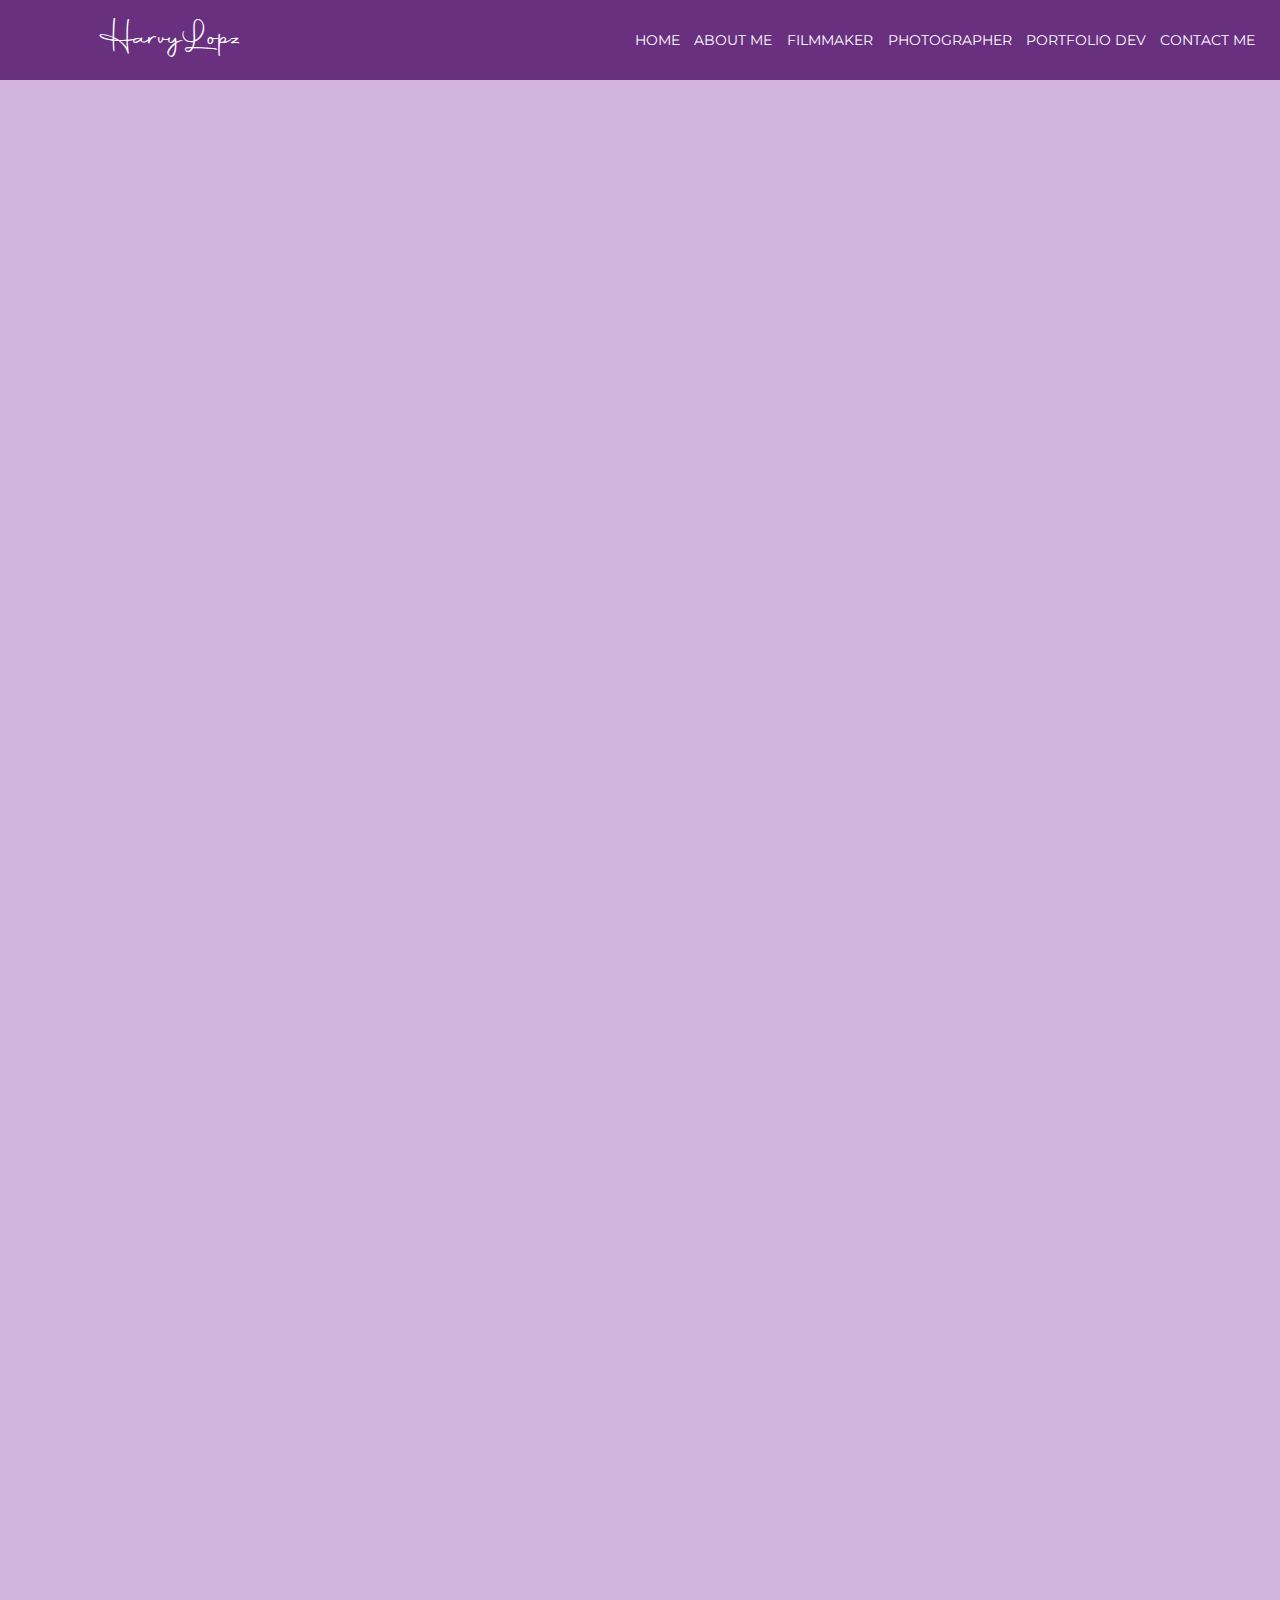
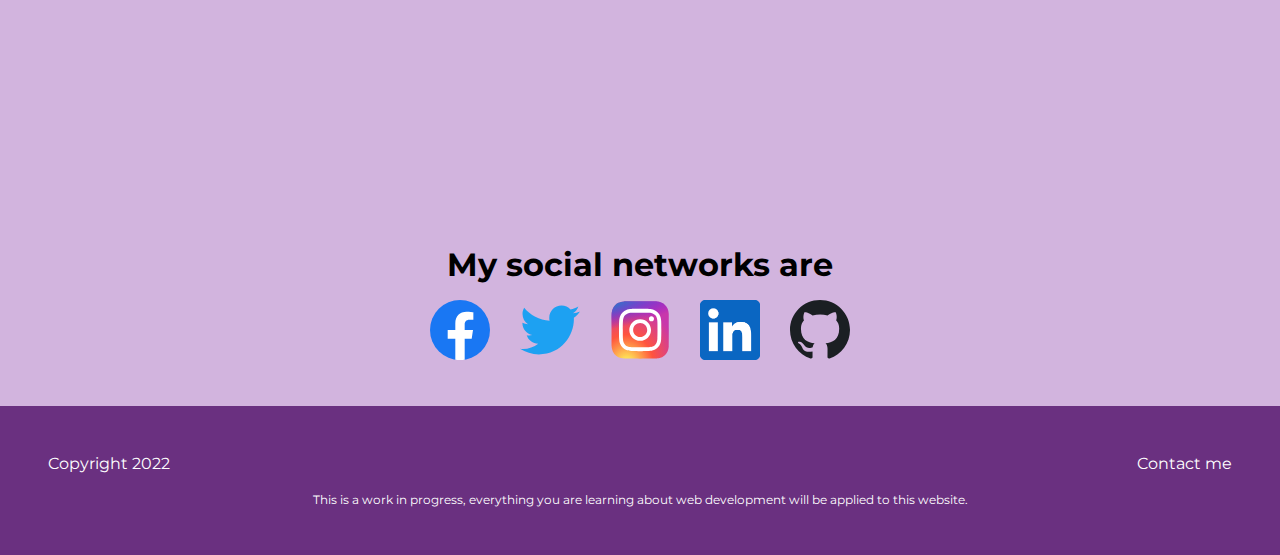
<file: filmmaker.html>
<DOCTYPE html>
<html lang="es">
<head>
    <meta charset="UTF-8">
    <meta http-equiv="X-UA-Compatible" content="IE=edge">
    <meta name="viewport" content="width=device-width, initial-scale=1.0">
    
    <title>HarvyLopz Personal WebSite</title>
    <link rel="stylesheet" href="index.css">

    <!-- TIPOGRAFIAS -->
    <link rel="preconnect" href="https://fonts.googleapis.com">
    <link rel="preconnect" href="https://fonts.gstatic.com" crossorigin>
    <link href="https://fonts.googleapis.com/css2?family=Bebas+Neue&display=swap" rel="stylesheet">



    <link rel="preconnect" href="https://fonts.googleapis.com">
    <link rel="preconnect" href="https://fonts.gstatic.com" crossorigin>
    <link href="https://fonts.googleapis.com/css2?family=Montserrat:ital,wght@0,500;0,700;1,200&display=swap" rel="stylesheet">
    <!-- TIPOGRAFIAS -->

    <link rel="stylesheet" href="https://cdnjs.cloudflare.com/ajax/libs/font-awesome/5.15.3/css/all.min.css"/>






</head>

<body>

    <nav>
        <input type="checkbox" id="check">
        <label for="check" class="checkbtn">
            <i class="fas fa-bars"></i>
        </label>

        <a href="./index.html"><label class="logox">HarvyLopz</label></a>
        <ul>
            <li><a  href="./index.html">Home</a></li>
            <li><a href="#">About Me</a></li>
            <li><a class="active" href="#">Filmmaker</a></li>
            <li><a  href="photographer.html">Photographer</a></li>
            <li><a href="./Portafolio_DEV.html">Portfolio Dev</a></li>
            <li><a href="#">Contact me</a></li>
        </ul>
    </nav>

    <div class="contenedor-videos">

        <iframe width="560" height="315" src="https://www.youtube.com/embed/lgVJ7k-0UeI" title="YouTube video player" frameborder="0" allow="accelerometer; autoplay; clipboard-write; encrypted-media; gyroscope; picture-in-picture" allowfullscreen></iframe>

        <iframe width="560" height="315" src="https://www.youtube.com/embed/xDYRrw3JAJU" title="YouTube video player" frameborder="0" allow="accelerometer; autoplay; clipboard-write; encrypted-media; gyroscope; picture-in-picture" allowfullscreen></iframe>

        <iframe width="560" height="315" src="https://www.youtube.com/embed/AAdyB0t8IBI" title="YouTube video player" frameborder="0" allow="accelerometer; autoplay; clipboard-write; encrypted-media; gyroscope; picture-in-picture" allowfullscreen></iframe>

        <iframe width="560" height="315" src="https://www.youtube.com/embed/xDSBq7nFuKQ" title="YouTube video player" frameborder="0" allow="accelerometer; autoplay; clipboard-write; encrypted-media; gyroscope; picture-in-picture" allowfullscreen></iframe>

        <iframe width="560" height="315" src="https://www.youtube.com/embed/ga_aAeivncY" title="YouTube video player" frameborder="0" allow="accelerometer; autoplay; clipboard-write; encrypted-media; gyroscope; picture-in-picture" allowfullscreen></iframe>

        <iframe width="560" height="315" src="https://www.youtube.com/embed/ZjyTLDIZIFs" title="YouTube video player" frameborder="0" allow="accelerometer; autoplay; clipboard-write; encrypted-media; gyroscope; picture-in-picture" allowfullscreen></iframe>

        <iframe width="560" height="315" src="https://www.youtube.com/embed/ny-oUb2f6MA" title="YouTube video player" frameborder="0" allow="accelerometer; autoplay; clipboard-write; encrypted-media; gyroscope; picture-in-picture" allowfullscreen></iframe>

        <iframe width="560" height="315" src="https://www.youtube.com/embed/8s2Bgg19ro0" title="YouTube video player" frameborder="0" allow="accelerometer; autoplay; clipboard-write; encrypted-media; gyroscope; picture-in-picture" allowfullscreen></iframe>

        <iframe width="560" height="315" src="https://www.youtube.com/embed/HVpDvDrKsPY" title="YouTube video player" frameborder="0" allow="accelerometer; autoplay; clipboard-write; encrypted-media; gyroscope; picture-in-picture" allowfullscreen></iframe>
    
        <iframe width="560" height="315" src="https://www.youtube.com/embed/BTdMgIF6LxM" title="YouTube video player" frameborder="0" allow="accelerometer; autoplay; clipboard-write; encrypted-media; gyroscope; picture-in-picture" allowfullscreen></iframe>
    
    </div>
    

  





   


    <h3 id="misredes">My social networks are
    </h3>
    <div class="box">
        
        <div><a href="https://www.facebook.com/harvylopz"><img class="logosredes" src="RecursosWeb/LogoFacebook.svg" alt="Logo Facebook Harvy López"></a></div>
        <div><a href="https://www.twitter.com/HarvyLopz/"><img  class="logosredes" src="RecursosWeb/LogoTwitter.svg" alt="Logo Twitter HarvyLopz"></a></div>
        <div><a href="https://ww.instagram.com/harvylopz/"><img  class="logosredes" src="RecursosWeb/LogoInstagram.svg" alt="Logo Instagram HarvyLopz"></a></div>
        <div><a href="https://www.linkedin.com/in/harvylopz/"><img  class="logosredes" src="RecursosWeb/LogoLinkenid.png" alt="Logo linkedin HarvyLopz"></a></div>
        <div>
          <a href="https://github.com/harvylopz"><img class="logosredes" src="RecursosWeb/LogoGithub.svg" alt="Logo Github" /></a>
        </div>
    </div>

    <footer>
        <section>
            <a href="mailto:william.lopez.194@gmail.com">Contact me
            </a>
        </section>
        
        <p id="copyright">Copyright 2022</p>
        <br>

        <p id="info-dev">This is a work in progress, everything you are learning about web development will be applied to this website.
        </p>
    </footer>
</body>
</html>
</file>
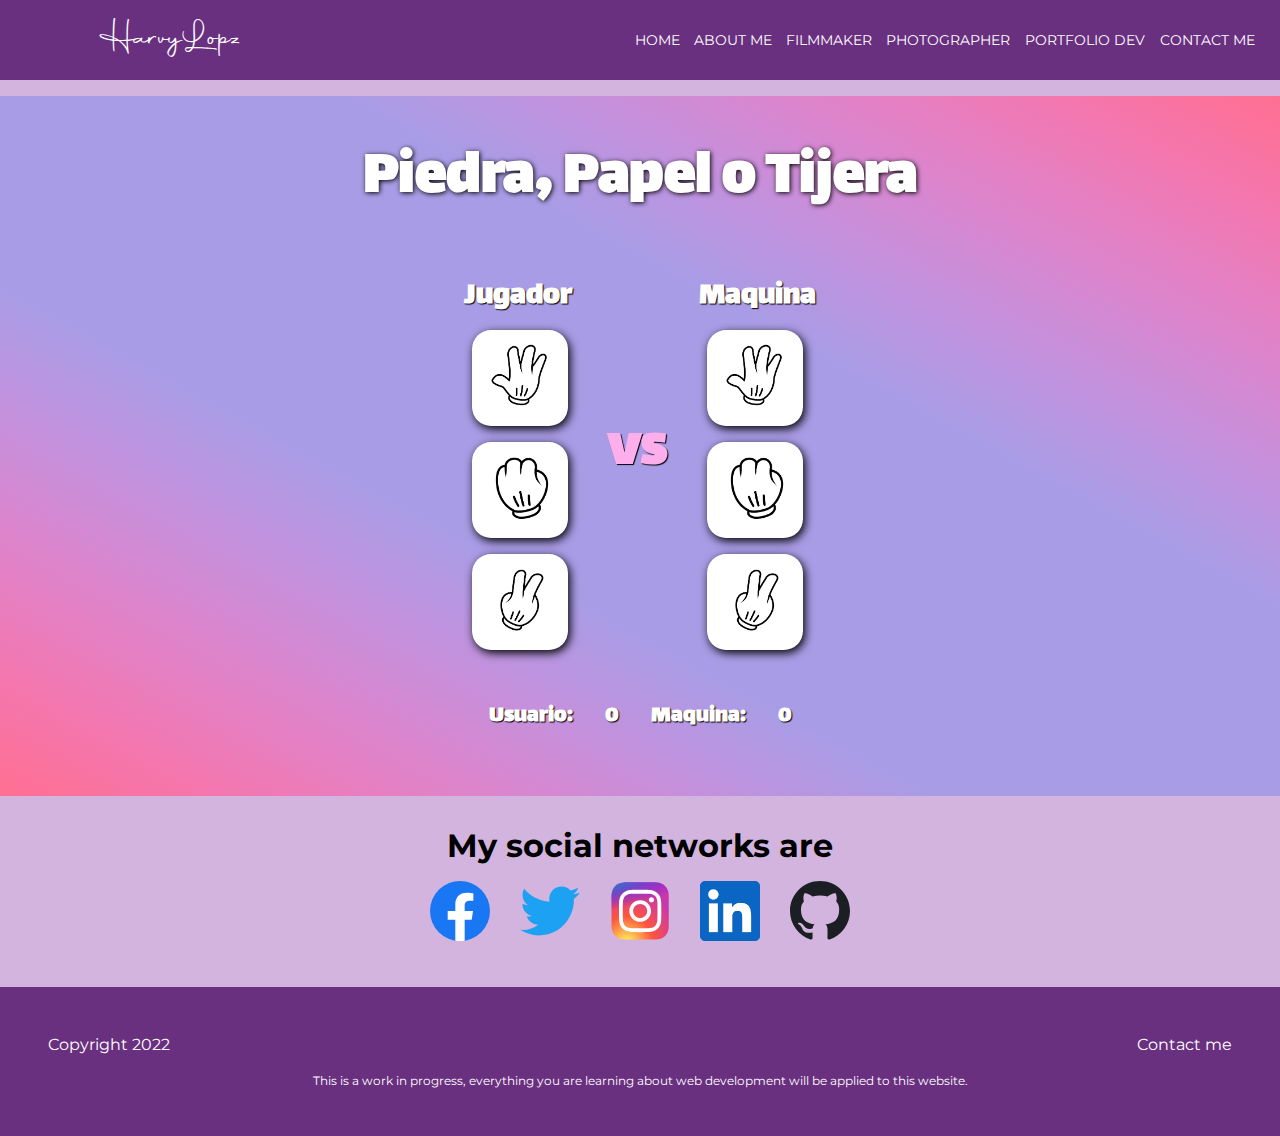
<file: Piedra-Papel-Tijera.html>
<DOCTYPE html>
<html lang="es">
<head>
    <meta charset="UTF-8">
    <meta http-equiv="X-UA-Compatible" content="IE=edge">
    <meta name="viewport" content="width=device-width, initial-scale=1.0">
    
    <title>HarvyLopz Personal WebSite</title>
    <link rel="stylesheet" href="index.css">

    <!-- TIPOGRAFIAS -->
    <link rel="preconnect" href="https://fonts.googleapis.com">
    <link rel="preconnect" href="https://fonts.gstatic.com" crossorigin>
    <link href="https://fonts.googleapis.com/css2?family=Bebas+Neue&display=swap" rel="stylesheet">



    <link rel="preconnect" href="https://fonts.googleapis.com">
    <link rel="preconnect" href="https://fonts.gstatic.com" crossorigin>
    <link href="https://fonts.googleapis.com/css2?family=Montserrat:ital,wght@0,500;0,700;1,200&display=swap" rel="stylesheet">
    <!-- TIPOGRAFIAS -->

    <link rel="stylesheet" href="https://cdnjs.cloudflare.com/ajax/libs/font-awesome/5.15.3/css/all.min.css"/>




</head>

<body>

    <nav>
        <input type="checkbox" id="check">
        <label for="check" class="checkbtn">
            <i class="fas fa-bars"></i>
        </label>

        <a href="./index.html"><label class="logox">HarvyLopz</label></a>
        <ul>
            <li><a  href="./index.html">Home</a></li>
            <li><a href="#">About Me</a></li>
            <li><a href="filmmaker.html">Filmmaker</a></li>
            <li><a href="./photographer.html">Photographer</a></li>
            <li><a class="active" href="./Portafolio_DEV.html">Portfolio Dev</a></li>
            <li><a href="#">Contact me</a></li>
        </ul>
    </nav>
    <p id="#harvylopz"></p>

    

   
        <iframe id="piedra-papel-tijera" src="Piedra-Papel-Tijera/Piedra Papel Tijera V2.html" frameborder="0" scrolling="no" ></iframe>
    



    <!-- <section class="container">
        <article class="post">
            <h2 class="posttext">Titulo de mi post</h2>
            <p class="posttext">Lorem, ipsum dolor.</p>
            <img class='imagenes' src="https://image.freepik.com/vector-gratis/bonito-avion-fondo-dia-san-valentin_1108-517.jpg" alt="fondo" >
            <p class="posttext">Lorem ipsum dolor sit amet.</p>
        </article>
        <article class="post">
            <h2 class="posttext">Titulo de mi post</h2>
            <p class="posttext">Lorem, ipsum dolor.</p>
            <img class='imagenes' src="https://image.freepik.com/vector-gratis/bonito-avion-fondo-dia-san-valentin_1108-517.jpg" alt="fondo">
            <p class="posttext">Lorem ipsum dolor sit amet.</p>
        </article>
    </section> -->


    <h3 id="misredes">My social networks are
    </h3>
    <div class="box">
        
        <div><a href="https://www.facebook.com/harvylopz"><img class="logosredes" src="RecursosWeb/LogoFacebook.svg" alt="Logo Facebook Harvy López"></a></div>
        <div><a href="https://twitter.com/HarvyLopz/"><img  class="logosredes" src="RecursosWeb/LogoTwitter.svg" alt="Logo Twitter HarvyLopz"></a></div>
        <div><a href="https://ww.instagram.com/harvylopz/"><img  class="logosredes" src="RecursosWeb/LogoInstagram.svg" alt="Logo Instagram HarvyLopz"></a></div>
        <div><a href="https://www.linkedin.com/in/harvylopz/"><img  class="logosredes" src="RecursosWeb/LogoLinkenid.png" alt="Logo linkedin HarvyLopz"></a></div>
        <div>
          <a href="https://github.com/harvylopz"><img class="logosredes" src="RecursosWeb/LogoGithub.svg" alt="Logo Github" /></a>
        </div>
    </div>

    <footer>
        <section>
            <a href="mailto:william.lopez.194@gmail.com">Contact me
            </a>
        </section>
        
        <p id="copyright">Copyright 2022</p>
        <br>

        <p id="info-dev">This is a work in progress, everything you are learning about web development will be applied to this website.
        </p>
    </footer>
</body>
</html>
</file>
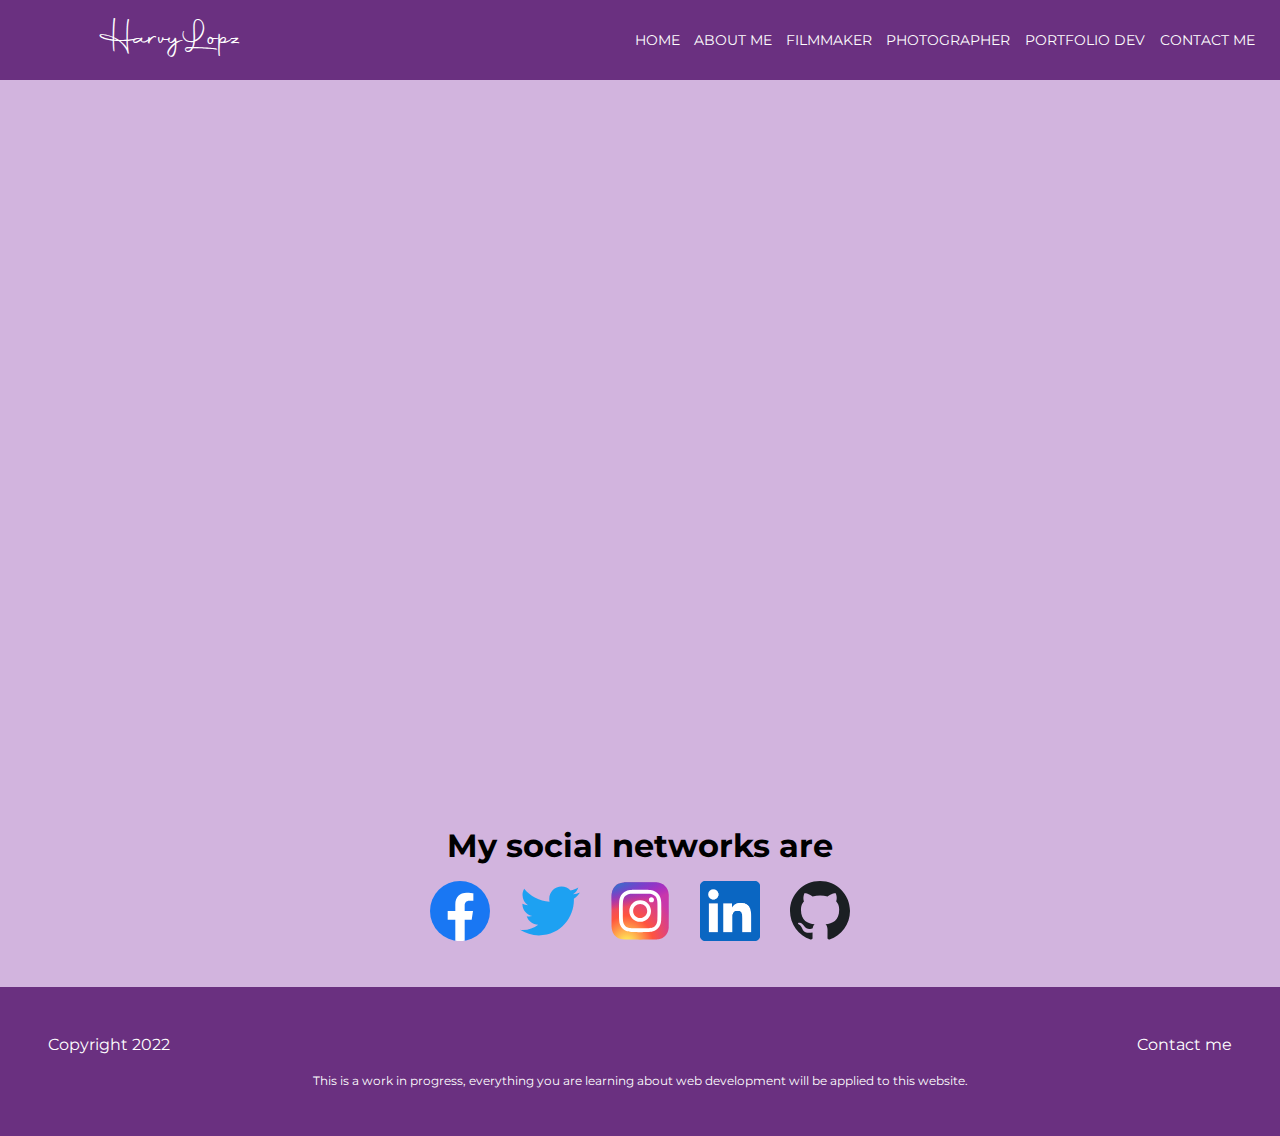
<file: pokedex-harvy.html>
<DOCTYPE html>
<html lang="es">
<head>
    <meta charset="UTF-8">
    <meta http-equiv="X-UA-Compatible" content="IE=edge">
    <meta name="viewport" content="width=device-width, initial-scale=1.0">
    
    <title>HarvyLopz Personal WebSite</title>
    <link rel="stylesheet" href="index.css">

    <!-- TIPOGRAFIAS -->
    <link rel="preconnect" href="https://fonts.googleapis.com">
    <link rel="preconnect" href="https://fonts.gstatic.com" crossorigin>
    <link href="https://fonts.googleapis.com/css2?family=Bebas+Neue&display=swap" rel="stylesheet">



    <link rel="preconnect" href="https://fonts.googleapis.com">
    <link rel="preconnect" href="https://fonts.gstatic.com" crossorigin>
    <link href="https://fonts.googleapis.com/css2?family=Montserrat:ital,wght@0,500;0,700;1,200&display=swap" rel="stylesheet">
    <!-- TIPOGRAFIAS -->

    <link rel="stylesheet" href="https://cdnjs.cloudflare.com/ajax/libs/font-awesome/5.15.3/css/all.min.css"/>




</head>

<body>

    <nav>
        <input type="checkbox" id="check">
        <label for="check" class="checkbtn">
            <i class="fas fa-bars"></i>
        </label>

        <a href="./index.html"><label class="logox">HarvyLopz</label></a>
        <ul>
            <li><a  href="./index.html">Home</a></li>
            <li><a href="#">About Me</a></li>
            <li><a href="filmmaker.html">Filmmaker</a></li>
            <li><a href="./photographer.html">Photographer</a></li>
            <li><a class="active" href="./Portafolio_DEV.html">Portfolio Dev</a></li>
            <li><a href="#">Contact me</a></li>
        </ul>
    </nav>
    <p id="#harvylopz"></p>

    

   
        <iframe id="piedra-papel-tijera" src="https://harvylopz.github.io/pokedex-harvyedition/" frameborder="0" scrolling="no" ></iframe>
    



    <h3 id="misredes">My social networks are
    </h3>
    <div class="box">
        
        <div><a href="https://www.facebook.com/harvylopz"><img class="logosredes" src="RecursosWeb/LogoFacebook.svg" alt="Logo Facebook Harvy López"></a></div>
        <div><a href="https://twitter.com/HarvyLopz/"><img  class="logosredes" src="RecursosWeb/LogoTwitter.svg" alt="Logo Twitter HarvyLopz"></a></div>
        <div><a href="https://ww.instagram.com/harvylopz/"><img  class="logosredes" src="RecursosWeb/LogoInstagram.svg" alt="Logo Instagram HarvyLopz"></a></div>
        <div><a href="https://www.linkedin.com/in/harvylopz/"><img  class="logosredes" src="RecursosWeb/LogoLinkenid.png" alt="Logo linkedin HarvyLopz"></a></div>
        <div>
          <a href="https://github.com/harvylopz"><img class="logosredes" src="RecursosWeb/LogoGithub.svg" alt="Logo Github" /></a>
        </div>
    </div>

    <footer>
        <section>
            <a href="mailto:william.lopez.194@gmail.com">Contact me
            </a>
        </section>
        
        <p id="copyright">Copyright 2022</p>
        <br>

        <p id="info-dev">This is a work in progress, everything you are learning about web development will be applied to this website.
        </p>
    </footer>
</body>
</html>
</file>
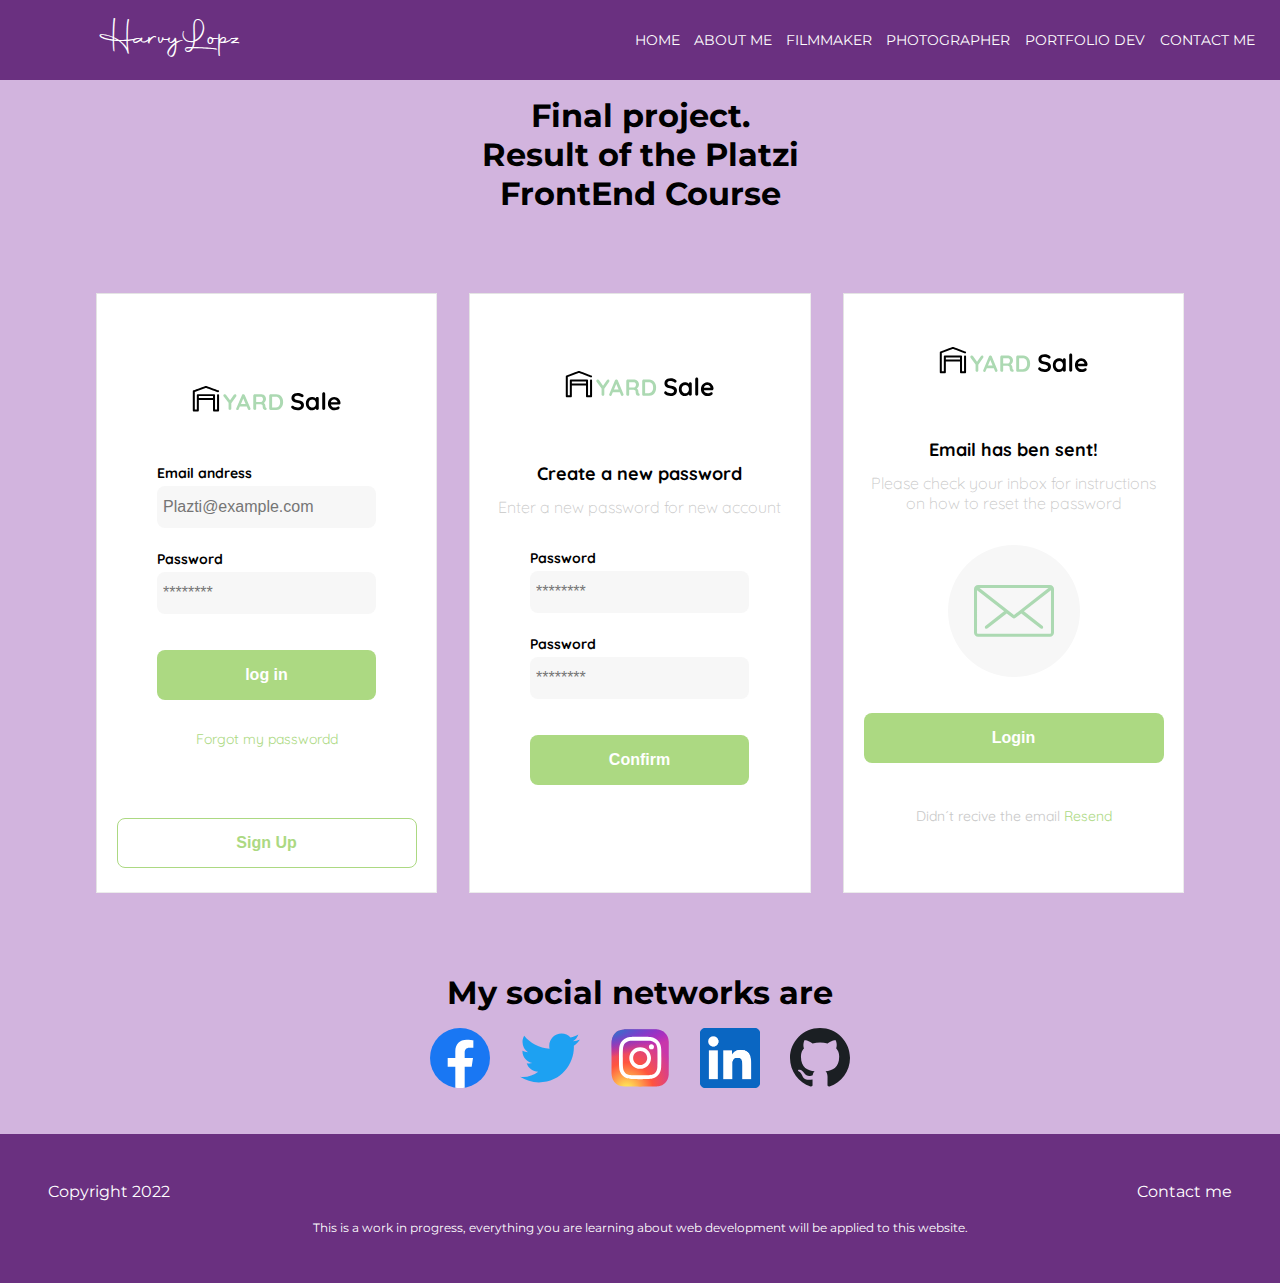
<file: Yard_Sale.html>
<DOCTYPE html>
<html lang="es">
<head>
    <meta charset="UTF-8">
    <meta http-equiv="X-UA-Compatible" content="IE=edge">
    <meta name="viewport" content="width=device-width, initial-scale=1.0">
    
    <title>HarvyLopz Personal WebSite</title>
    <link rel="stylesheet" href="index.css">

    <!-- TIPOGRAFIAS -->
    <link rel="preconnect" href="https://fonts.googleapis.com">
    <link rel="preconnect" href="https://fonts.gstatic.com" crossorigin>
    <link href="https://fonts.googleapis.com/css2?family=Bebas+Neue&display=swap" rel="stylesheet">



    <link rel="preconnect" href="https://fonts.googleapis.com">
    <link rel="preconnect" href="https://fonts.gstatic.com" crossorigin>
    <link href="https://fonts.googleapis.com/css2?family=Montserrat:ital,wght@0,500;0,700;1,200&display=swap" rel="stylesheet">
    <!-- TIPOGRAFIAS -->

    <link rel="stylesheet" href="https://cdnjs.cloudflare.com/ajax/libs/font-awesome/5.15.3/css/all.min.css"/>




</head>

<body>

    <nav>
        <input type="checkbox" id="check">
        <label for="check" class="checkbtn">
            <i class="fas fa-bars"></i>
        </label>

        <a href="./index.html"><label class="logox">HarvyLopz</label></a>
        <ul>
            <li><a  href="./index.html">Home</a></li>
            <li><a href="#">About Me</a></li>
            <li><a href="filmmaker.html">Filmmaker</a></li>
            <li><a href="./photographer.html">Photographer</a></li>
            <li><a class="active" href="./Portafolio_DEV.html">Portfolio Dev</a></li>
            <li><a href="#">Contact me</a></li>
        </ul>
    </nav>
    <p id="#harvylopz"></p>

    <div class="presentacion" id="presentacion">
        <h1>Final project.<br>Result of the Platzi FrontEnd Course
        </h1>
       
    </div>
    
    <div class="container-proyetos" >
        <iframe src="./yard_sale/login.html" frameborder="0" width="375" height="600"></iframe>
        <br>
        <iframe src="./yard_sale/crear-contrasena.html" frameborder="0" width="375" height="600"></iframe>
        <br>
        <iframe src="./yard_sale/enviar-email.html" frameborder="0" width="375" height="600"></iframe>
        <br>
    </div>



    <!-- <section class="container">
        <article class="post">
            <h2 class="posttext">Titulo de mi post</h2>
            <p class="posttext">Lorem, ipsum dolor.</p>
            <img class='imagenes' src="https://image.freepik.com/vector-gratis/bonito-avion-fondo-dia-san-valentin_1108-517.jpg" alt="fondo" >
            <p class="posttext">Lorem ipsum dolor sit amet.</p>
        </article>
        <article class="post">
            <h2 class="posttext">Titulo de mi post</h2>
            <p class="posttext">Lorem, ipsum dolor.</p>
            <img class='imagenes' src="https://image.freepik.com/vector-gratis/bonito-avion-fondo-dia-san-valentin_1108-517.jpg" alt="fondo">
            <p class="posttext">Lorem ipsum dolor sit amet.</p>
        </article>
    </section> -->


    <h3 id="misredes">My social networks are
    </h3>
    <div class="box">
        
        <div><a href="https://www.facebook.com/harvylopz"><img class="logosredes" src="RecursosWeb/LogoFacebook.svg" alt="Logo Facebook Harvy López"></a></div>
        <div><a href="https://twitter.com/HarvyLopz/"><img  class="logosredes" src="RecursosWeb/LogoTwitter.svg" alt="Logo Twitter HarvyLopz"></a></div>
        <div><a href="https://ww.instagram.com/harvylopz/"><img  class="logosredes" src="RecursosWeb/LogoInstagram.svg" alt="Logo Instagram HarvyLopz"></a></div>
        <div><a href="https://www.linkedin.com/in/harvylopz/"><img  class="logosredes" src="RecursosWeb/LogoLinkenid.png" alt="Logo linkedin HarvyLopz"></a></div>
        <div>
          <a href="https://github.com/harvylopz"><img class="logosredes" src="RecursosWeb/LogoGithub.svg" alt="Logo Github" /></a>
        </div>
    </div>

    <footer>
        <section>
            <a href="mailto:william.lopez.194@gmail.com">Contact me
            </a>
        </section>
        
        <p id="copyright">Copyright 2022</p>
        <br>

        <p id="info-dev">This is a work in progress, everything you are learning about web development will be applied to this website.
        </p>
    </footer>
</body>
</html>
</file>
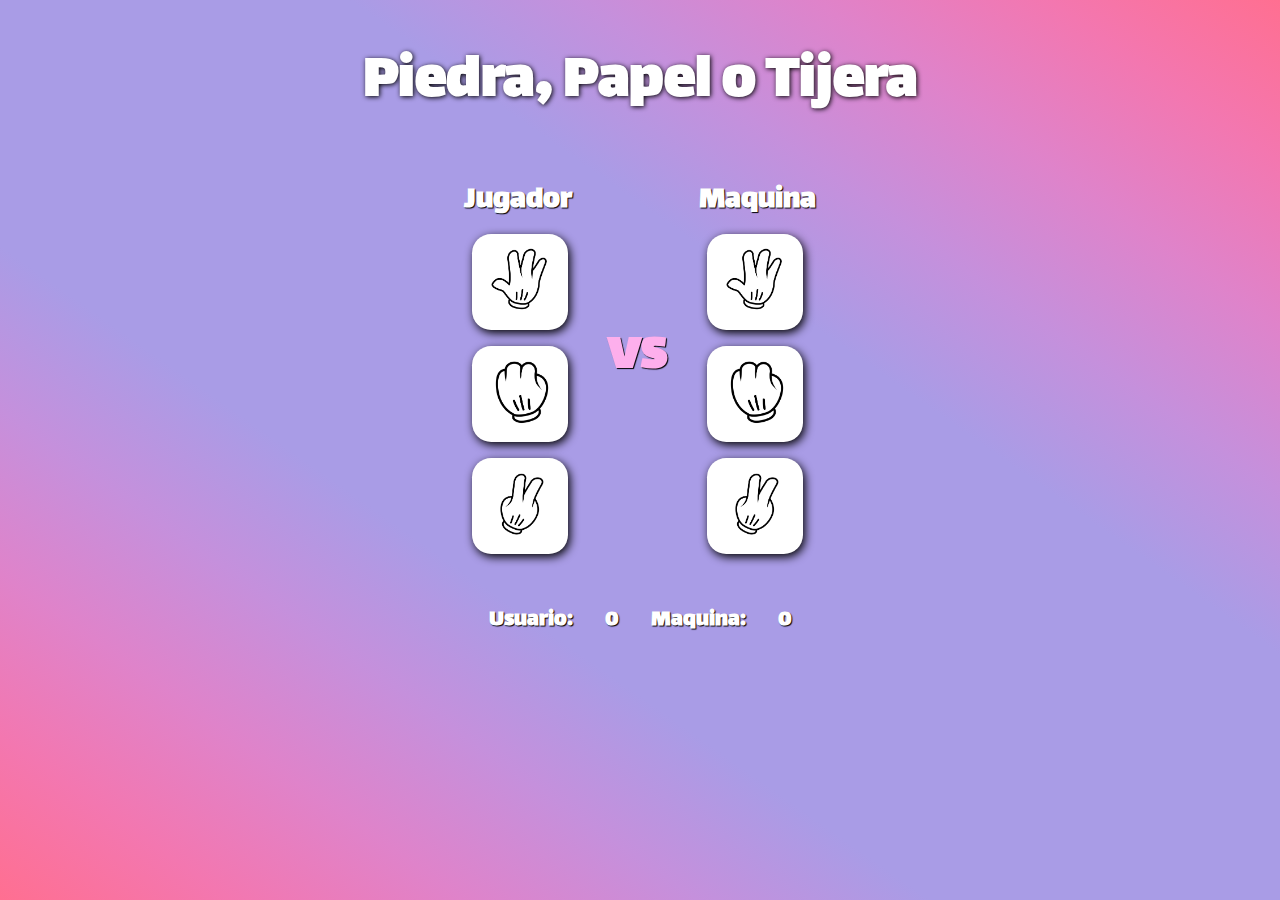
<file: Piedra-Papel-Tijera/Piedra Papel Tijera V2.html>
<!DOCTYPE html>
<html lang="en">
<head>
    <meta charset="UTF-8">
    <meta http-equiv="X-UA-Compatible" content="IE=edge">
    <meta name="viewport" content="width=device-width, initial-scale=1.0">
    <title>Piedra Papel Tijera by HarvyLopz</title>

    <!-- TIPOGRAFIAS -->
    <link rel="preconnect" href="https://fonts.googleapis.com">
    <link rel="preconnect" href="https://fonts.gstatic.com" crossorigin>
    <link href="https://fonts.googleapis.com/css2?family=Lalezar&display=swap" rel="stylesheet">
    <!-- TIPOGRAFIAS -->

        <style>

            body{

                background-image: linear-gradient(to right top, #ff6f91, #f377b0, #df83ca, #c590dc, #a99ce6, #a99ce6, #a99ce6, #a99ce6, #c590dc, #df83ca, #f377b0, #ff6f91);
                
                font-family: 'Lalezar', cursive;

                background-attachment: fixed;
                background-size: cover;
                background-repeat:no-repeat;
                background-size: auto;
                
                
            }

            #contenedor-principal{
                color: white;
                /* text-shadow: 1px 1px 10px rgb(68, 68, 68); */
                margin: auto;
                display: flex;
                flex-direction: column;
               
                align-items: center;
                
               
            }

            #contenedor-titulo-principal{
                
                text-align: center;
           
                
            }

            #titulo-principal{
                margin-top: 1.5rem;
                font-size: 4rem;
                color: white;
                text-shadow: 1px 1px 5px black;
              
            }

            #vs{
                font-size: 4rem;
                margin: 0;
                margin-top: 8rem;
                color: #fdafec;
                text-shadow: 1px 1px 1px black;
            }

            .titulo-jugador-maquina{
                margin: 0;
                text-shadow: 1px 1px 1px black;
            }

            #contenedor-botones{
                display: flex;
                flex-direction: row;
                
            }

            #contenedor-botones-jugador{
                display: flex;
                flex-direction: column;
                margin-right: 2rem;
            }

            #contenedor-botones-maquina{
                display: flex;
                flex-direction: column;
                margin-left: 2rem;
            }

            .botones-jugador{
                background-color: white;
                border-style: none;
                width: 6rem;
                height: 6rem;
                border-radius: 20%;
                margin: 0.5rem;
                box-shadow: 2px 3px 10px black;
            }

            .botones-maquina{
                background-color: white;
                border-style: none;
                width: 6rem;
                height: 6rem;
                border-radius: 20%;
                margin: 0.5rem;
                box-shadow: 2px 3px 10px black;
            }

            .botones-jugador:hover{
                background-color: #fdafec;
                border-style: none;
                width: 6rem;
                height: 6rem;
                border-radius: 20%;
                margin: 0.5rem;
                box-shadow: 2px 3px 10px black;
            }

            .botones-jugador:active{
                box-shadow: inset 0 0 20px rgba(49, 138, 172, 0.5), 0 0 20px rgba(49, 138, 172, 0.4);
                outline-color: rgba(49, 138, 172, 0);
                outline-offset: 80px;
                text-shadow: 1px 1px 6px #fff;
            }

            #ganador{
                text-shadow: 1px 1px 5px black;
            }

            

            .imagenes-botones{
                width: 4rem;
              
            }

            #contenedor-resultados{
                
                display: flex;
                text-shadow: 1px 1px 1px black;
                
            }

            .item-contenedor-resultado{
                margin-top: 0;
                margin-right: 1rem;
                margin-left: 1rem;
            }

            @media (max-width:600px){
               

               #titulo-principal{
               font-size: 2.5rem;
             
               }
               #vs{
               
               }
           }


            @media (max-width:400px){
               

                #titulo-principal{
                margin-top: 1.5rem;
                font-size: 2rem;
                color: white;
                text-shadow: 1px 1px 5px black;
              
                }
                #vs{
                font-size: 3rem;
                margin: 0;
                margin-top: 8rem;
                color: #fdafec;
                text-shadow: 1px 1px 1px black;
                }
            }

           
               

               
           
            
        </style>
</head>
<body>
    <main id="contenedor-principal">

        <div id="contenedor-titulo-principal">
            <h1 id="titulo-principal">Piedra, Papel o Tijera</h1>
            <!-- <p>Juega contra la computadora</p> -->
        </div>  


        <div id="contenedor-botones">
            <div id="contenedor-botones-jugador">
                <h1 class="titulo-jugador-maquina">Jugador</h1>
                <button type="button" onclick="jugamospapel()"" id="papel" class="botones-jugador"><img class="imagenes-botones" src="resource/papel.png" alt="Papel"></button>
                <button type="button" onclick="jugamospiedra()"" id="piedra" class="botones-jugador"><img class="imagenes-botones" src="resource/piedra.png" alt="Piedra"></button>
                <button type="button" onclick="jugamostijera()"" id="tijera" class="botones-jugador"><img class="imagenes-botones" src="resource/Tijera.png" alt="Tijera"></button>
            </div>

            <h1 id="vs">vs</h1>

            <div id="contenedor-botones-maquina">
                <h1 class="titulo-jugador-maquina">Maquina</h1>
                <button type="button" onclick="jugamospapel()"" id="papel-maquina" class="botones-maquina"><img class="imagenes-botones" src="resource/papel.png" alt="Papel"></button>
                <button type="button" onclick="jugamospiedra()"" id="piedra-maquina" class="botones-maquina"><img class="imagenes-botones" src="resource/piedra.png" alt="Piedra"></button>
                <button type="button" onclick="jugamostijera()"" id="tijera-maquina" class="botones-maquina"><img class="imagenes-botones" src="resource/Tijera.png" alt="Tijera"></button>
            </div>
        </div>


        <h2 id="ganador"></h2>

        <div id="contenedor-resultados">
            <div>
                <h2 class="item-contenedor-resultado">Usuario: </h2>
            </div>
            <div class="contador-numero">
                <h2 class="item-contenedor-resultado" id="user">0</h2>
            </div>
            <div>
                <h2 class="item-contenedor-resultado" >Maquina: </h2>
            </div>
            <div class="contador-numero">
                <h2 class="item-contenedor-resultado" id="robot">0</h2>
            </div>
        </div>

    </main>


<!-- JAVASCRIPT -->
    <script>
        var usuario="none";
        var maquina="none";
        var user = 0;
        var robot = 0;
    
        function evaluacion(usuario){
            if (usuario == maquina){
                ganador="ninguno";
            } else if(usuario == "tijera" && maquina == "papel"){
                ganador="usuario";
                
            } else if (usuario == "papel" && maquina == "piedra"){
                ganador="usuario";
                
            } else if (usuario == "piedra" && maquina == "tijera"){
                ganador="usuario";
                
            } else {
                ganador = "maquina";
            
                
            }        
            return ganador
        } 
    
        function maquinaEligiendo(){
            var aleatorio = Math.floor(Math.random() * (3 - 1 + 1)) + 1
            aleatorio=parseInt(aleatorio)
        
            if (aleatorio == 1){
                maquina="tijera";
                
                setTimeout(() => {
                    var button_maquina01 = document.getElementById('tijera-maquina');
                    button_maquina01.style.backgroundColor = '#a99ce6';
                }, 110);
            } else if(aleatorio == 2){
                maquina="piedra";
                setTimeout(() => {
                    var button_maquina01 = document.getElementById('piedra-maquina');
                    button_maquina01.style.backgroundColor = '#a99ce6';
                }, 110);
                
            } else if (aleatorio == 3){
                maquina="papel";
                setTimeout(() => {
                    var button_maquina01 = document.getElementById('papel-maquina');
                    button_maquina01.style.backgroundColor = '#a99ce6';
                }, 110);
            }
            
            return maquina
        }
    
        function marcador(ganador){
            
            if (ganador == "usuario"){
                user = document.getElementById('user').innerHTML;
                user = parseInt(user);
                user = user + 1;
                document.getElementById('user').innerHTML=user;
            } else if (ganador == "maquina"){
                ser = document.getElementById('robot').innerHTML;
                robot = parseInt(robot);
                robot = robot + 1;
                document.getElementById('robot').innerHTML=robot;
            }

            
        }


        function cambioColor01(){
            var button_maquina01 = document.getElementById('papel-maquina');
            button_maquina01.style.backgroundColor = '#a99ce6';
            setTimeout(function(){
            button_maquina01.style.backgroundColor = 'white';
            }, 100);
        }
        function cambioColor02(){
            var button_maquina02 = document.getElementById('piedra-maquina');
            button_maquina02.style.backgroundColor = '#a99ce6';
            setTimeout(function(){
            button_maquina02.style.backgroundColor = 'white';
            }, 100);
        }
        function cambioColor03(){
            var button_maquina03 = document.getElementById('tijera-maquina');
            button_maquina03.style.backgroundColor = '#a99ce6';
            setTimeout(function(){
            button_maquina03.style.backgroundColor = 'white';
            }, 100);
        }

        function animacionDeSeleccion(){
            var indice = 0;
            interval = setInterval(() => {
                var aleatorio = Math.floor(Math.random() * (3 - 1 + 1)) + 1;
                aleatorio=parseInt(aleatorio);
                if (aleatorio == 1){
                    cambioColor01();
                } else if (aleatorio == 2){
                    cambioColor02();
                } else if (aleatorio == 3){
                    cambioColor03();
                }
                
                indice = indice + 1
                

                if (indice >= 10) {
                    clearInterval(interval);
                }
            }, 100);
            
            }


        
            
 
        


        // CUANDO EL USUARIO PRESIONA UN BOTON DE JUGADOR
    
        function jugamospiedra(){
            var variableChingona = document.getElementById('piedra');
            variableChingona.style.backgroundColor = 'white';

            var variableChingona = document.getElementById('papel');
            variableChingona.style.backgroundColor = 'white';

            var variableChingona = document.getElementById('tijera');
            variableChingona.style.backgroundColor = 'white';
            var variableChingona = document.getElementById('piedra');
            variableChingona.style.backgroundColor = '#fdafec';
            animacionDeSeleccion();
            setTimeout(func, 1000);
            function func() {
                usuario = "piedra";
                maquinaEligiendo();
                evaluacion(usuario);
                document.getElementById('ganador').innerHTML=("Ultimo ganador: " + ganador);
                marcador(ganador);
                
            }
        }
        function jugamospapel(){
            var variableChingona = document.getElementById('piedra');
            variableChingona.style.backgroundColor = 'white';

            var variableChingona = document.getElementById('papel');
            variableChingona.style.backgroundColor = 'white';

            var variableChingona = document.getElementById('tijera');
            variableChingona.style.backgroundColor = 'white';
            var variableChingona = document.getElementById('papel');
            variableChingona.style.backgroundColor = '#fdafec';
            animacionDeSeleccion();
            setTimeout(func, 1000);
            function func() {
                usuario = "papel";
                maquinaEligiendo();
                evaluacion(usuario);
                document.getElementById('ganador').innerHTML=("Ultimo ganador: " + ganador);
                marcador(ganador);
            }
            
   
        } 
        function jugamostijera(){
            var variableChingona = document.getElementById('piedra');
            variableChingona.style.backgroundColor = 'white';

            var variableChingona = document.getElementById('papel');
            variableChingona.style.backgroundColor = 'white';

            var variableChingona = document.getElementById('tijera');
            variableChingona.style.backgroundColor = 'white';



            var variableChingona = document.getElementById('tijera');
            variableChingona.style.backgroundColor = '#fdafec';
            animacionDeSeleccion();
            setTimeout(func, 1000);
            function func() {
                
                usuario = "tijera";
                maquinaEligiendo();
                evaluacion(usuario);
                document.getElementById('ganador').innerHTML=("Ultimo ganador: " + ganador);
                marcador(ganador);
            }
            
                
        }


        // CODIGO ABSURDO QUE SI NO CORRE NO SE LIMPIA BIEN AL

       


        
    
    </script>
</body>
</html>
</file>
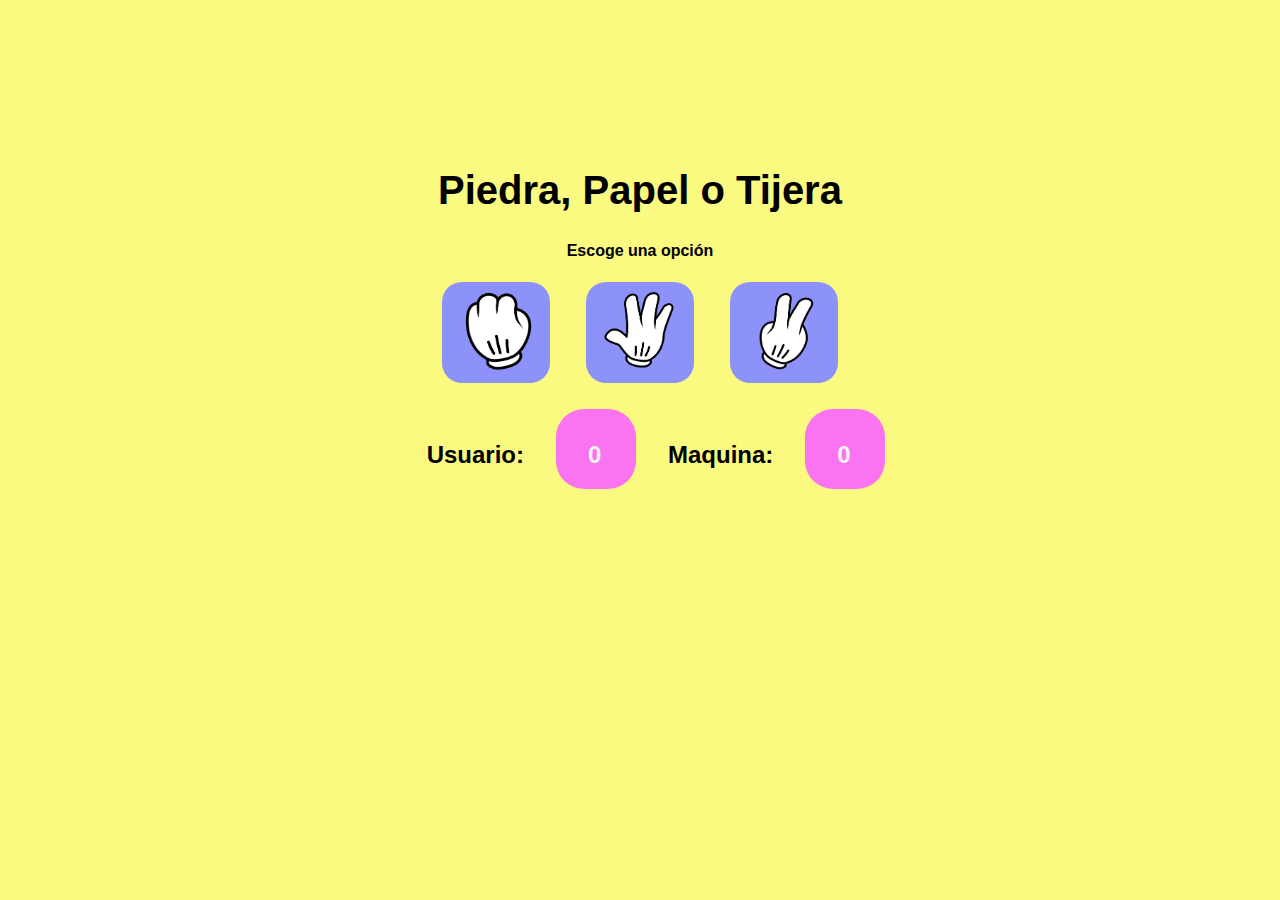
<file: Piedra-Papel-Tijera/Piedra-Papel-Tijeras.html>
<!DOCTYPE html>
<html lang="es">
<head>
    <meta charset="UTF-8">
    <meta http-equiv="X-UA-Compatible" content="IE=edge">
    <meta name="viewport" content="width=device-width, initial-scale=1.0">
    <title>Piedra Papel o Tijera</title>
    
    <style>

        :root {
        --color01: #6A6DAD;
        --color02: #8C92FA;
        --color03: #FAF980;
        --color04: #AD47A7;
        --color05: #FA73F1;
        }

        body{
            font-family:Arial, Helvetica, sans-serif;
            background-color: var(--color03);
        }

        section{

            display: flex;
            flex-direction: column;
            display: flex;
            align-items: center;
            justify-content: center;
            
        }

        h1{
            font-size: 2.5rem;
            margin: 10rem 0 1rem 0;
        }
        	
        h2{
            font-size: 1rem;
        }

        div button{
            border-radius:20px;
            outline:none;
            border: 0;
            margin: .5rem 1rem 0 1rem;
            background-color: var(--color02);
        }

        div button:hover{
            filter: brightness(105%);
        }

        .manos{
            padding: .5rem;
            width: 5rem;
            height: 5rem;
        }


    
        
        #contador h2{
            font-size: 1.5rem;
        }

        .contador-numero{
            background-color: var(--color05);
            height: 5rem;
            width: 5rem;
            border-radius: 35%;
            

        }

        #user, #robot{
            color: whitesmoke;
            font-size: 4rem;
        }

        
        #contador{
            display: flex;
            /* background-color: antiquewhite; */
            align-items: baseline; 

        }
        #contador h2{
            margin: 2rem 2rem 0 2rem;
        }
    </style>

</head>
<body>
    <section>
        <h1>Piedra, Papel o Tijera</h1>
        <h2>Escoge una opción</h2>
        <div id="botones">
            <button type="button" onclick="jugamospiedra()"><img class="manos" src="resource/piedra.png" alt="piedra"></button>
            <button type="button" onclick="jugamospapel()"><img class="manos" src="./resource/papel.png" alt="papel"></button>
            <button type="button" onclick="jugamostijera()"><img class="manos" src="./resource/Tijera.png" alt="tijera"></button>
        </div>
        <h2 id="ganador"></h2>

        <div id="contador">
            <div>
                <h2>Usuario: </h2>
            </div>
            <div class="contador-numero">
                <h2 id="user">0</h2>
            </div>
            <div>
                <h2>Maquina: </h2>
            </div>
            <div class="contador-numero">
                <h2 id="robot">0</h2>
            </div>
        </div>
    </section>
</body>



<script>
    var usuario="none";
    var maquina="none";
    var user = 0;
    var robot = 0;

    function evaluacion(usuario){
        if (usuario == maquina){
            ganador="ninguno";
        } else if(usuario == "tijera" && maquina == "papel"){
            ganador="usuario";
            
        } else if (usuario == "papel" && maquina == "piedra"){
            ganador="usuario";
            
        } else if (usuario == "piedra" && maquina == "tijera"){
            ganador="usuario";
            
        } else {
            ganador = "maquina";
        
            
        }        
        return ganador
    } 

    function maquinaEligiendo(){
        var aleatorio = Math.floor(Math.random() * (3 - 1 + 1)) + 1
        console.log(aleatorio)
        aleatorio=parseInt(aleatorio)
    
        if (aleatorio == 1){
            maquina="tijera"
        } else if(aleatorio == 2){
            maquina="piedra"
        } else if (aleatorio == 3){
            maquina="papel"
        }
        
        return maquina
    }

    function marcador(ganador){
        if (ganador == "usuario"){
            user = document.getElementById('user').innerHTML;
            user = parseInt(user);
            user = user + 1;
            document.getElementById('user').innerHTML=user;
        } else if (ganador == "maquina"){
            ser = document.getElementById('robot').innerHTML;
            robot = parseInt(robot);
            robot = robot + 1;
            document.getElementById('robot').innerHTML=robot;
        }
    }

    function jugamospiedra(){
        usuario = "piedra";
        maquinaEligiendo();
        evaluacion(usuario);
        document.getElementById('ganador').innerHTML=("Gano " + ganador);
        alert("Gano " + ganador);
        marcador(ganador);

    }
    function jugamospapel(){
        usuario = "papel";
        maquinaEligiendo();
        evaluacion(usuario);
        document.getElementById('ganador').innerHTML=("Gano " + ganador);
        marcador(ganador);
        
    }
    function jugamostijera(){
        usuario = "tijera";
        maquinaEligiendo();
        evaluacion(usuario);
        document.getElementById('ganador').innerHTML=("Gano " + ganador);
        marcador(ganador);
            
    }

</script>

</html>
</file>
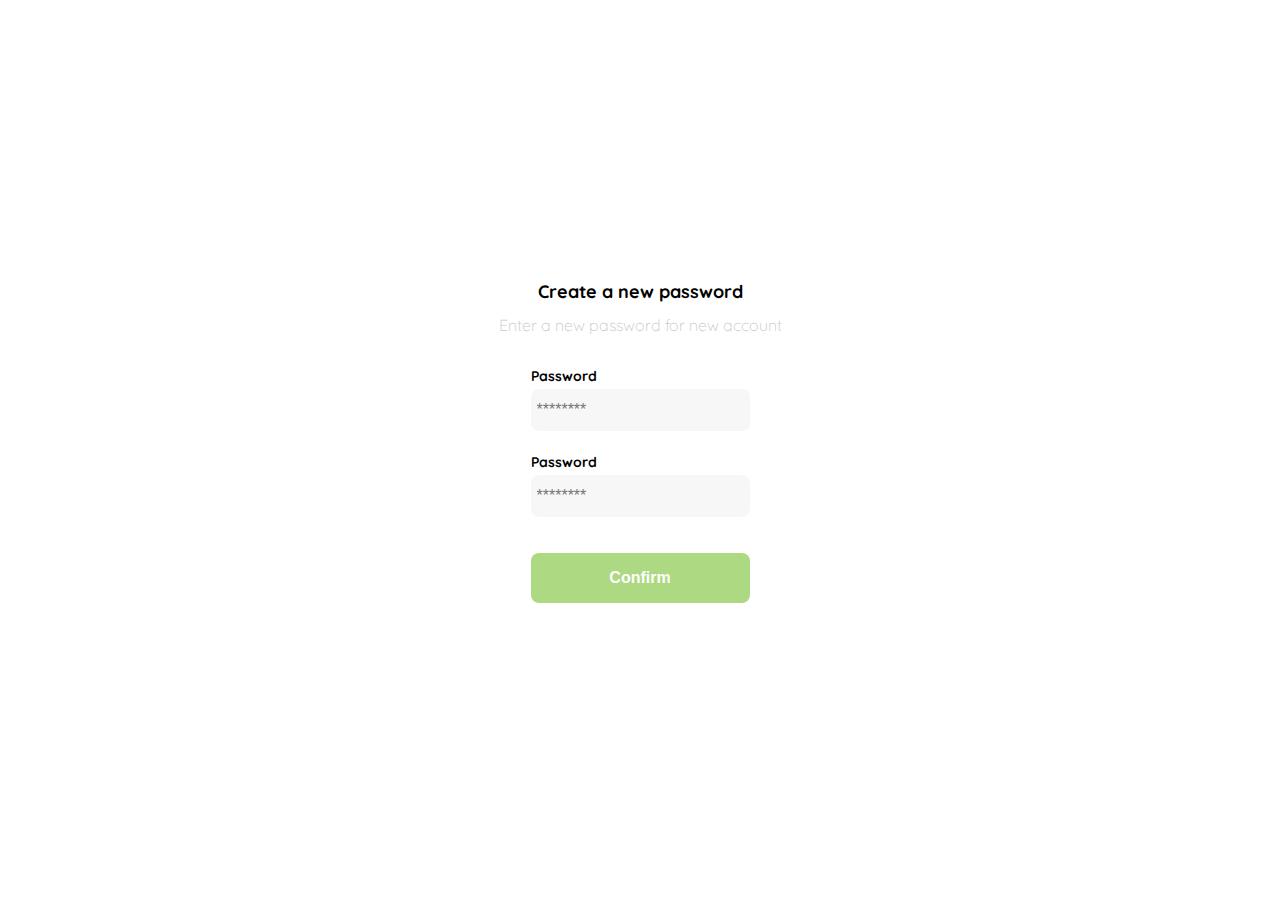
<file: yard_sale/crear-contrasena.html>
<!DOCTYPE html>
<HTML lang="es">
<HEAD>	
	<meta charset="UTF-8">
	<title>Crear una contraseña-ProjectFrontEnd</title>

	<link rel="preconnect" href="https://fonts.googleapis.com">
	<link rel="preconnect" href="https://fonts.gstatic.com" crossorigin>
	<link href="https://fonts.googleapis.com/css2?family=Quicksand:wght@300;500;700&display=swap" rel="stylesheet">

	<link href="styles.css" rel="stylesheet" type="text/css">


</HEAD>

<!--Este es un comentario para separar visualmente el HEAD CON BODY-->

<BODY>
	
	<div class="login">
		<div class="form-container">
			<img src="./logos/logo_yard_sale.svg" alt="logo" class="logo">
			<h1 class="title">Create a new password</h1>
			<p class="subtitle">Enter a new password for new account</p>

			<form action="/" class="form">
				<label for="password" class="label">Password</label>
				<input type="password" id="password" placeholder="********" class='input input-password'>

				<label for="new-password" class="label">Password</label>
                                <input type="password" id="new-password" placeholder="********" class='input input-password'>
				<input type="submit" value='Confirm' class='primary-button login-button'>

			</form>
		</div>
	</div>



</BODY>

</HTML>
</file>
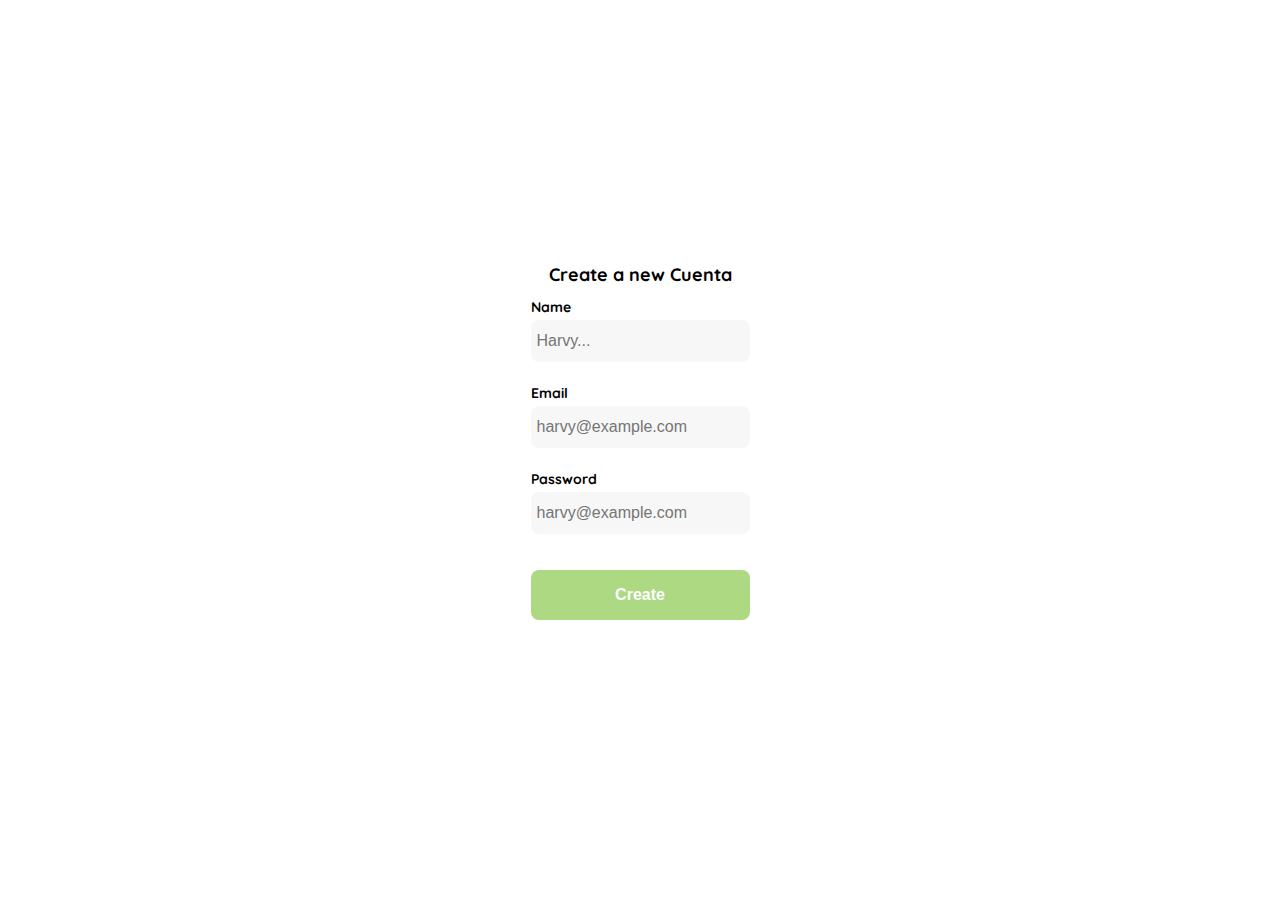
<file: yard_sale/crear-cuenta.html>
<!DOCTYPE html>
<HTML lang="es">
<HEAD>	
	<meta charset="UTF-8">
	<title>Crear una contraseña-ProjectFrontEnd</title>

	<link rel="preconnect" href="https://fonts.googleapis.com">
	<link rel="preconnect" href="https://fonts.gstatic.com" crossorigin>
	<link href="https://fonts.googleapis.com/css2?family=Quicksand:wght@300;500;700&display=swap" rel="stylesheet">

	<link href="styles.css" rel="stylesheet" type="text/css">


</HEAD>

<!--Este es un comentario para separar visualmente el HEAD CON BODY-->

<BODY>
	
	<div class="login">
		<div class="form-container">
			
			<h1 id="crear-cuenta-title">Create a new Cuenta</h1>
			
			<form action="/" class="form">

				<label for="name" class="label">Name</label>
				<input type="text" id="name" placeholder="Harvy..." class='input input-name'>

				<label for="email" class="label">Email</label>
				<input type="text" id="email" placeholder="harvy@example.com" class='input input-email'>

				<label for="password" class="label">Password</label>
				<input type="password" id="password" placeholder="harvy@example.com" class='input input-password'>

				
				<input type="submit" value='Create' class='primary-button login-button'>

			</form>
		</div>
	</div>



</BODY>

</HTML>
</file>
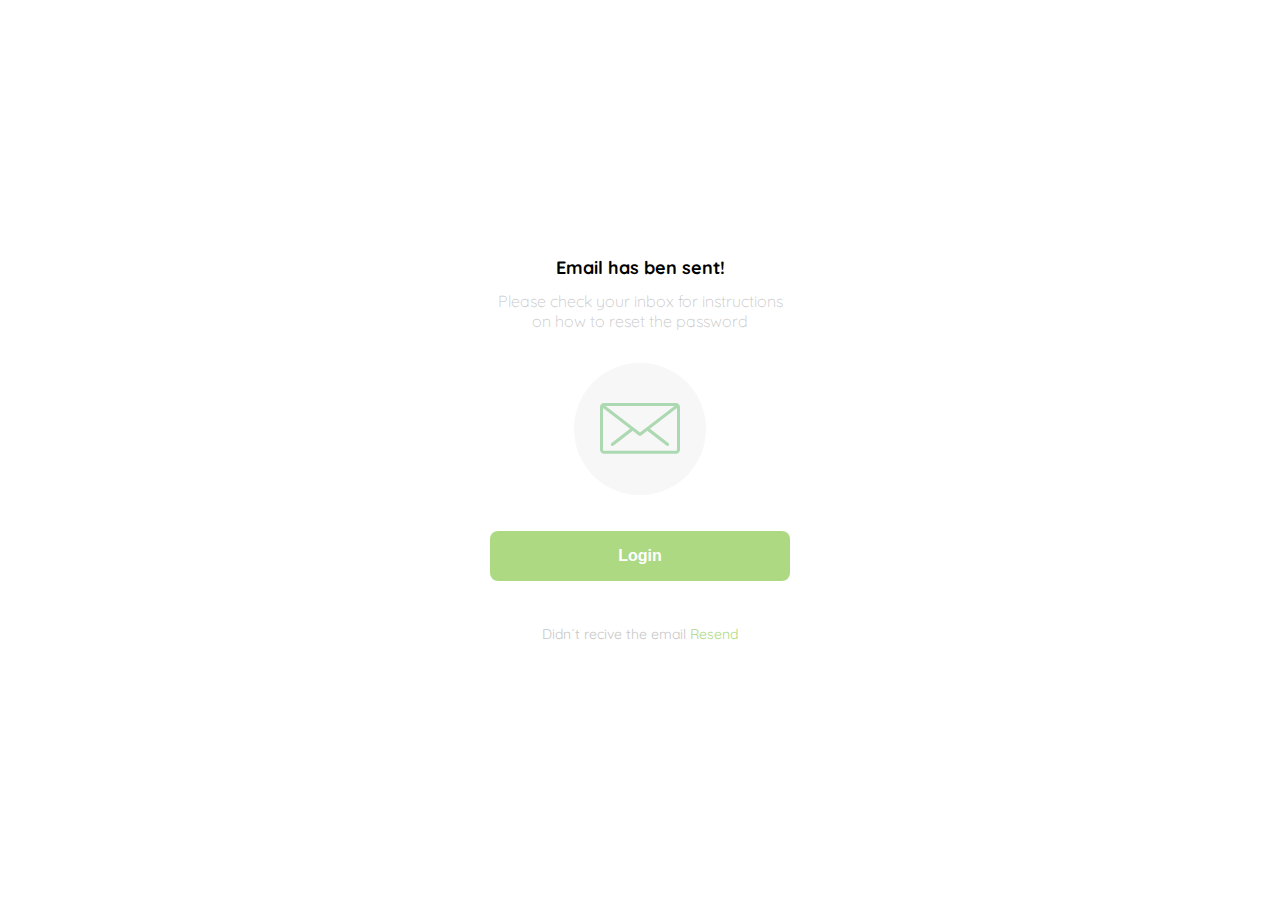
<file: yard_sale/enviar-email.html>
<!DOCTYPE html>
<HTML lang="es">
<HEAD>	
	<meta charset="UTF-8">
	<title>Enviar E-mail-ProjectFrondEnd</title>

	<link rel="preconnect" href="https://fonts.googleapis.com">
	<link rel="preconnect" href="https://fonts.gstatic.com" crossorigin>
	<link href="https://fonts.googleapis.com/css2?family=Quicksand:wght@300;500;700&display=swap" rel="stylesheet">

	<link href="styles.css" rel="stylesheet" type="text/css">


</HEAD>

<!--Este es un comentario para separar visualmente el HEAD CON BODY-->

<BODY>
	
	<div class="login">
		<div class="form-container">
			<img src="./logos/logo_yard_sale.svg" alt="logo" class="logo">
			<h1 class="title">Email has ben sent!</h1>
			<p class="subtitle">Please check your inbox for instructions on how to reset the password</p>

            <div class="email-image"><img src="./icons/email.svg" alt="logo email"></div>

            <button class="primary-button login-button">Login</button>
			<!-- <form action="/" class="form">
				<label for="password" class="label">Password</label>
				<input type="password" id="password" placeholder="********" class='input input-password'>

				<label for="new-password" class="label">Password</label>
                                <input type="password" id="new-password" placeholder="********" class='input input-password'>
				<input type="submit" value='Confirm' class='primary-button login-button'>

			</form> -->
            <p class="resend">
                <span>Didn´t recive the email</span>
                <a href="">Resend</a>
            </p>
		</div>
	</div>



</BODY>

</HTML>
</file>
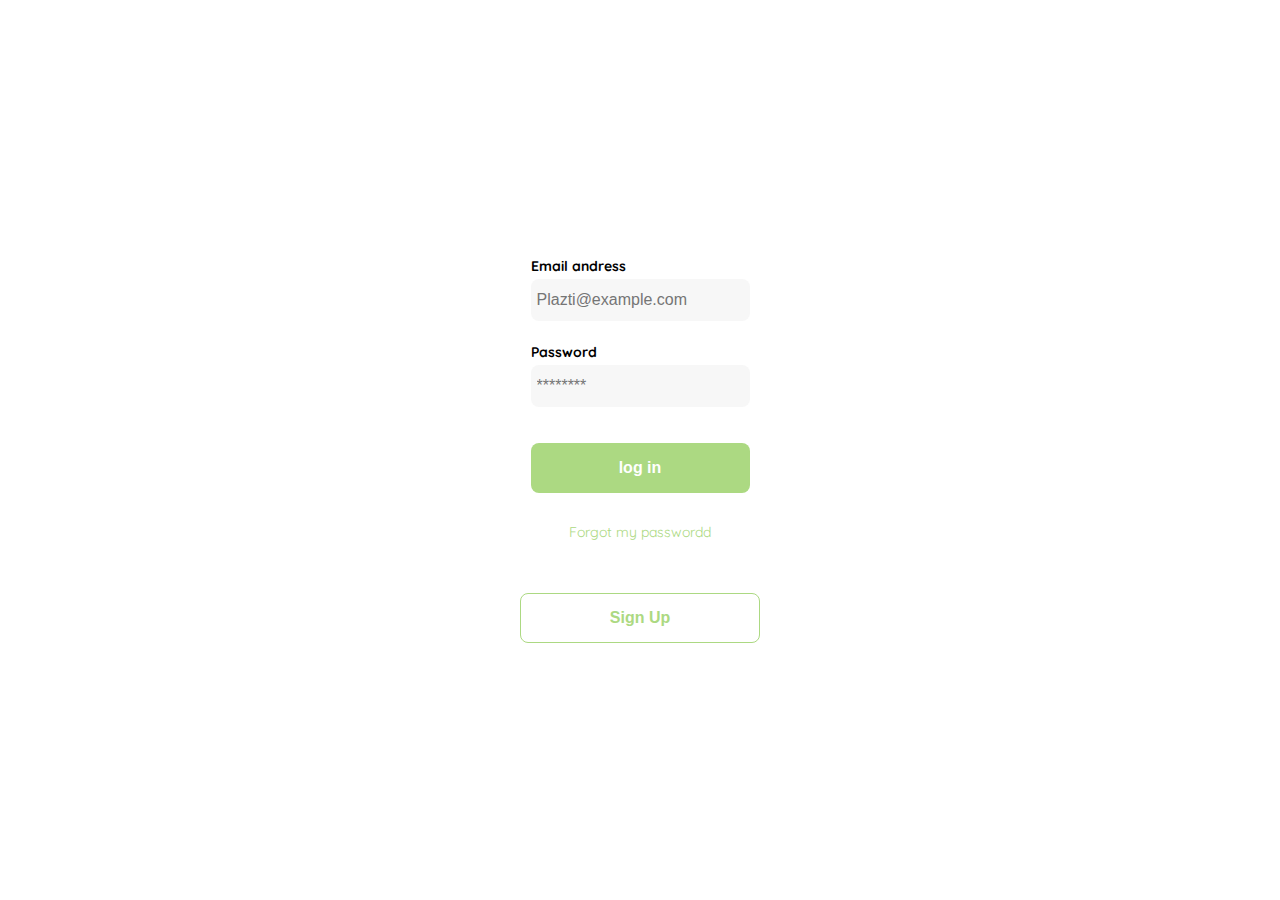
<file: yard_sale/login.html>
<!DOCTYPE html>
<HTML lang="es">
<HEAD>	
	<meta charset="UTF-8">
	<title>Login-ProjectFrontEnd</title>

	<link rel="preconnect" href="https://fonts.googleapis.com">
	<link rel="preconnect" href="https://fonts.gstatic.com" crossorigin>
	<link href="https://fonts.googleapis.com/css2?family=Quicksand:wght@300;500;700&display=swap" rel="stylesheet">

	<link href="styles.css" rel="stylesheet" type="text/css">


</HEAD>

<!--Este es un comentario para separar visualmente el HEAD CON BODY-->

<BODY>
	
	<div class="login">
		<div class="form-container">
			<img  src="./logos/logo_yard_sale.svg" alt="logo" class="logo">
			<form action="/" class="form">
				<label for="email" class="label">Email andress</label>
				<input type="text" id="email" placeholder="Plazti@example.com" class='input input-email'>
                <!-- SEPARADOR VISUAL -->
				<label for="password" class="label">Password</label>
                <input type="password" id="new-password" placeholder="********" class='input input-password'>
				<!-- SEPARADOR VISUAL -->
                <input type="submit" value='log in' class='primary-button login-button'>
                <a href="">Forgot my passwordd</a>
			</form>
            <button class="secondary-button signup-button">Sign Up</button>
		</div>
	</div>



</BODY>

</HTML>
</file>
<file: index.css>
html{
        font-family: 'Montserrat', sans-serif;
    }
    #harvylopz{
        padding: 0;
    }

    *{
        padding: 0;
        margin: 0;
        text-decoration: none;
        list-style: none;
        box-sizing: border-box;
    }

    nav{
        background-color: #6a3080 ;
        height: 80px;
        width: 100%;
    }

    label.logox{
        color: white;
        font-size: 35px;
        line-height: 80px;
        padding: 0 100px;
        /* font-weight: bold; */
    }

    nav ul{
        float:right;
        margin-right: 20px;
    }

    nav ul li{
        display: inline-block;
        line-height: 80px;
        margin: 0 5px;
    }

    nav ul li a{
        color: white;
        font-size: 14px;
        padding: 7xp 13px;
        border-radius: 3px;
        text-transform: uppercase;
    }

    a.active,a:hover{
        padding: 1px;
        background-color: #6a3080;
        transition: .5s;
        border-radius: 5rem;
    }

    .checkbtn{
        font-size: 30px;
        color: white;
        float: right;
        line-height: 80px;
        margin-right: 40px;
        cursor: pointer;
        display: none;
    }
    #check{
        display: none;
    }


    body{
        background-color:#D2B4DE ;
        margin: 0;
        padding: 0;
    }

    @font-face {
        font-family: 'autography';
        src: url('RecursosWeb/Autography.otf') format('truetype');
        font-style: normal;
        font-weight: normal;
      }

      .logox{
        font-family: 'autography';
    }



 
    .box{
        display: flex;
        justify-content: center;
        padding: 1px;
        border-radius: 20px;
        margin: 0 0 30px 0;
    }

    #listita{
        list-style: none;
    }

    #container-presentacion{
        display: flex;
        flex-wrap: wrap;
        justify-content: center;
        align-items: center;

    }

    #container-presentacion div{
        /* background-color: blue; */

    }

    #presentacion{
        margin: 0 auto;
    }

    .presentacion{
        
        max-width: 450px;
    }

    h1{
        margin-top: 1rem;
        margin-bottom: 2rem;
        
    }

    #container-presentacion img{
        width:12rem;
        border-radius: 5%;
       
        background-color: #6a3080;
        
    }

    /* CONTENEDORES VIDEO */

    .contenedor-videos{
        
        display: flex;
        justify-content: center;
        flex-wrap: wrap;
    }

    .contenedor-videos iframe{
        margin: 1rem;
        
    }  

    /* CONTENEDORES VIDEO */

    div h1{
        text-align: center;
    }

    .box div{
    
        margin: 10px;
    }

    .logosredes{
        height: 70px;
    }

    #piedra-papel-tijera{
        width: 100%;
        height: 700px;
        margin: 0;
    }

    .container-proyetos{

        display: flex;
	    justify-content: center;
	    align-items: center;
        margin: 5rem;
        
    }

  

    .container-proyetos iframe{
        margin: 0 1rem 0 1rem;
        background-color: white;
        border: inset 1px rgba(0,0,0,0.1);
    }

    .container-proyetos a img {
        margin: 3rem;
        width: 20rem;
        height: 15rem;
        background-color: white;
        padding: 2rem;
        border-radius: 2rem;

    }

    div p{
        text-align: justify;
        line-height : 25px;
    }
    #misredes {
        margin: 30 0 0 0 ;
        text-align: center;
        font-size: 2rem;

    }

    /* .container {
        Este propiedad de width y margin centran el container
        max-width: 500px;
        margin: 0 auto;
    }
    
    .post{
      text-align: left;
    }
    
    .posttext{
      padding: 0 1rem 0 1rem;
    }
    
    .imagenes {
      max-width:500px;
    } */

    section article {
        transition: all 0.3s ease;
        background-color: rgb(231, 211, 243);
        margin: 1rem 0 ;
        border-radius: 0.5 rem;
        padding: 0.25rem 0;
        /* el segundo valor de padding es para que no se salga la imagen */
        cursor: pointer;
    }
    
    section article:hover{
        box-shadow: 0 0.1rem 0.4rem rgba(0,0,0,0.3) ;
    }
    
    
    
    p{
        margin: 1rem;
    }

    footer{
        background-color: #6a3080;
        padding: 3rem;
        color: white;
    }

    footer a{
        transition: color 1s ease;
        color: white;
        text-decoration: none;
    }
    footer a:hover{
        color: rgb(175, 136, 226);
    }
    footer section{
        float: right;
    }

    footer p{
        margin: 0;
    }
    #info-dev{
        text-align: center;
        font-size: 12px;
        }


    .gallery-row{
        display: flex;
        flex-wrap: wrap;
         
    
    }
    
    .column-photo{
        flex: 33.33%;
    }
    
    img{
        padding: 5px;
        width: 100%;
    }

    /* MEDIA QUERY */
    /* MEDIA QUERY */
    /* MEDIA QUERY */
    /* MEDIA QUERY */

    @media (max-width:1200px){
        label.logox{
            padding: 0 35px;
            font-size: 25px;
        }
        .container-proyetos{
            flex-direction: column;
          }
    }

    @media (max-width:1000px){
        label.logox{
            padding: 0 5px 0px 10px;
            font-size: 25px;
        }
        .container-proyetos{
            flex-direction: column;
          }
    }

    @media (max-width:952px){
        label.logox{
            font-size: 30px;
            padding-left: 50px;

        }

        nav ul li a{
            font-size: 16px;
        }
        
    
    }

    @media (max-width:920px){
        .checkbtn{
            display: block;
        }

        .container-proyetos{
            flex-direction: column;
          }

        

        .fas{
            margin-top: 1rem;
        }
        ul{
            position: fixed;
            width: 100%;
            height: 100vh;
            background-color: rgb(72, 33, 83);
            top: 80px;
            left: -100%;
            text-align: center;
            transition: all .5s;
        }
        nav ul li{
            display: block;
            margin: 50px 0;
            line-height: 30px;
        }
        nav ul li a{
            font-size: 20px;

        }
        a:hover,a.active{
            background: none;
            color: rgb(34, 0, 53); 
              
        }
        #check:checked ~ ul{
            left: 0;
        }
    }

    @media (max-width:550px){

        .column-photo{
            flex: 100%;
        }
        .container-proyetos{
            flex-direction: column;
          }

    }

 
    @media (max-width:450px){

     
        #harvylopz{
            font-size: 3rem;
        }
        
        .imagenes{
          
            width: 100%;
            margin: 1px auto;
        }

        
    
        .container-proyetos{
          flex-direction: column;
        }

        .logosredes{
            height: 2rem;
        }

        #copyright{
            margin-top: 3rem;
        }
        
        
    @media (max-width:400px) {

        #piedra-papel-tijera{
            height: 600px;
        }

        
    }

    

	
    }
</file>
<file: yard_sale/styles.css>
:root {
                --white:#ffffff;
                --black:#000000;
                --very-light-pink: #c7c7c7;
                --text-input-field: #f7f7f7;
                --hospital-green: #ACD982;
				--sm:14px;
				--md:16px;
				--lg:18px;

        }

    body {
		margin:0;
        font-family: 'Quicksand', sans-serif;
        }
	
	.login{
		width: 100%;
		height: 100vh;
		display: grid;
		place-items: center;


	}

	#crear-cuenta-title{
		font-size: var(--lg);
		margin-bottom: 12px;
		text-align: start;
	}
	
	.form-container{
		display: grid;
		justify-items: center;
		grid-template-rows: auto 1fr auto;
		width:300px;

	}

	.logo {

		width: 150px;
		margin-bottom: 48px;
		justify-self: center;
		display: none;
	}

	.title{
		font-size: var(--lg);
		margin-bottom: 12px;
		text-align: center;
	}

	

	.subtitle{
		color: var(--very-light-pink);
		font-size: var(--md);
		font-weight: 300;
		margin-top: 0;
		margin-bottom: 32px;
		text-align: center;
	}

	.email-image{
		width: 132px;
		height: 132px;
		border-radius: 50%;
		background-color: var(--text-input-field);
		display: flex;
		justify-content: center;
		align-items: center;
		margin-bottom: 22px;
	}

	.email-image img{
		width: 80px;
	
	}

	.resend{
		font-size: var(--sm);
	}

	.resend span{
		color: var(--very-light-pink);
	}

	.resend a{
		color: var(--hospital-green);
		text-decoration: none;
	}

	.form{
		display: flex;
		flex-direction: column;
		/* El texto que dice password y la cajaita la pone en modo lista de arriba abajo */
	}

	.form a{
		color: var(--hospital-green);
		font-size: var(--sm);
		text-align: center;
		text-decoration: none;
		margin-bottom: 52px;
	}

	.label{
		font-size: var(--sm);
		font-weight: bold;
		margin-bottom: 4px;
	}

	.input{
		background-color: var(--text-input-field);
		border: none;
		border-radius: 8px;
		height: 30px;
		font-size: var(--md);
		padding: 6px;
		margin-bottom: 12px;
	}

	.input-email, .input-password, .input-name{
		margin-bottom: 22px;
	}

	.input-email{
		margin-bottom: 22px;
	}

	.primary-button {
		background-color: var(--hospital-green);
		border-radius: 8px;
		border: none;
		color: var(--white);
		width: 100%;
		cursor: pointer;
		font-size: var(--md);
		font-weight: bold;
		height: 50px;
	}

	.secondary-button{
		background-color: var(--white);
		border-radius: 8px;
		border: 1px solid var(--hospital-green);
		color: var(--hospital-green);
		width: 80%;
		cursor: pointer;
		font-size: var(--md);
		font-weight: bold;
		height: 50px;

	}

	.login-button{
		margin-top: 14px;
		margin-bottom: 30px;
	}
	@media(max-width:640px){
		.logo{
			display: block;
		}
		
		.secondary-button {
			width: 300px;
			position: absolute;
			bottom: 0;
			margin-bottom: 24px;
	}
</file>
